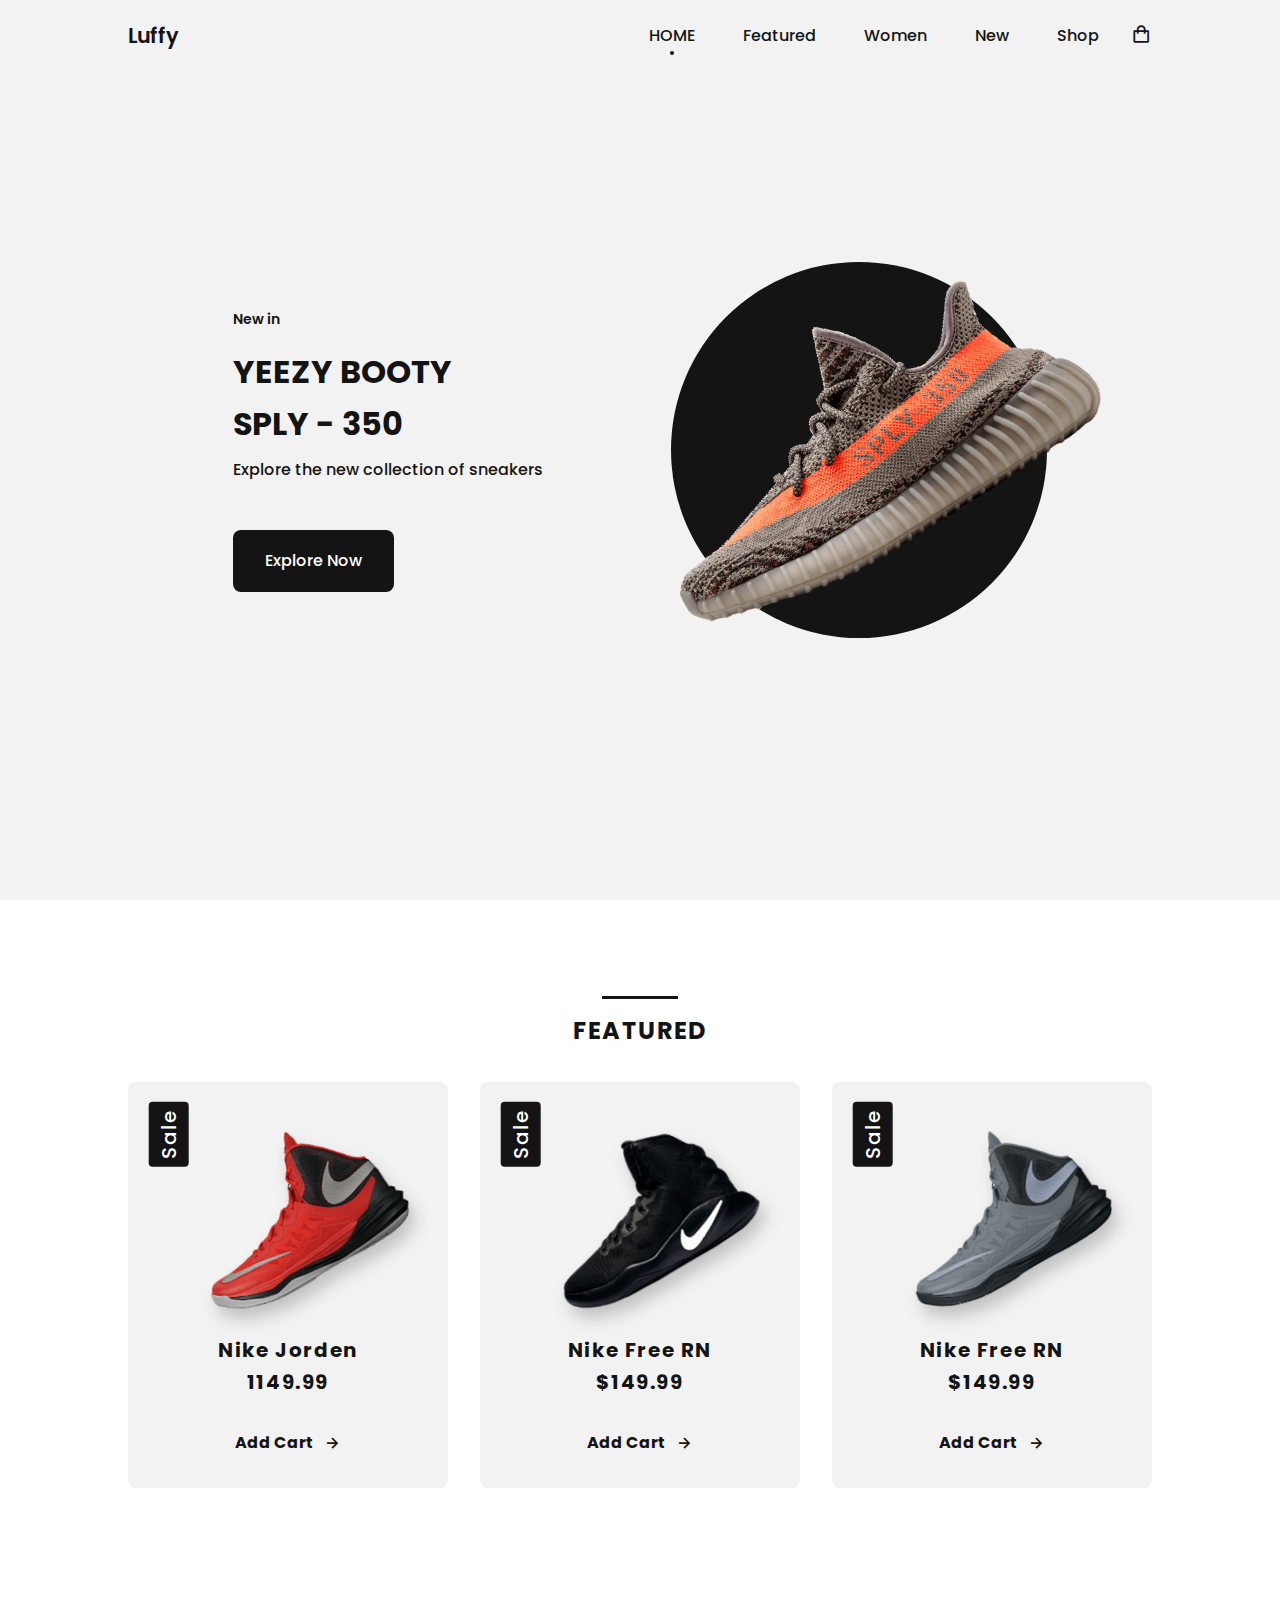
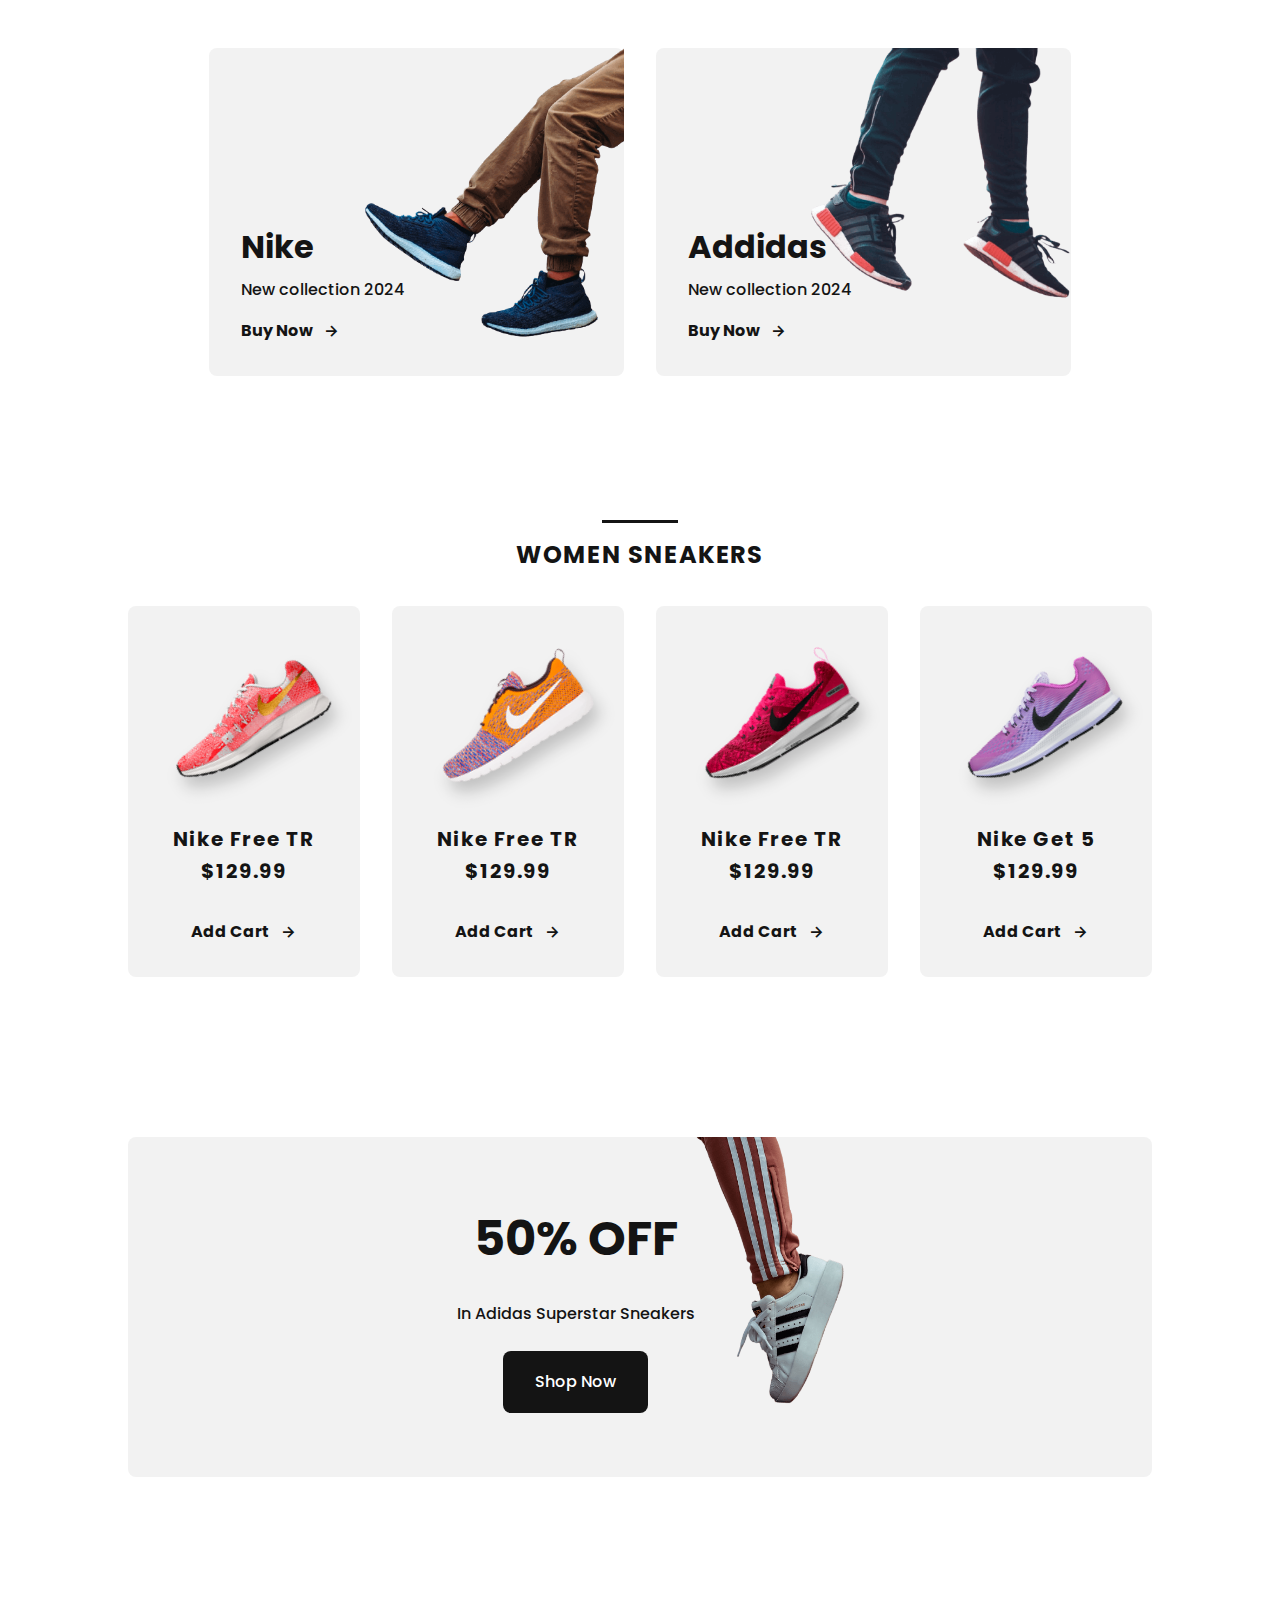
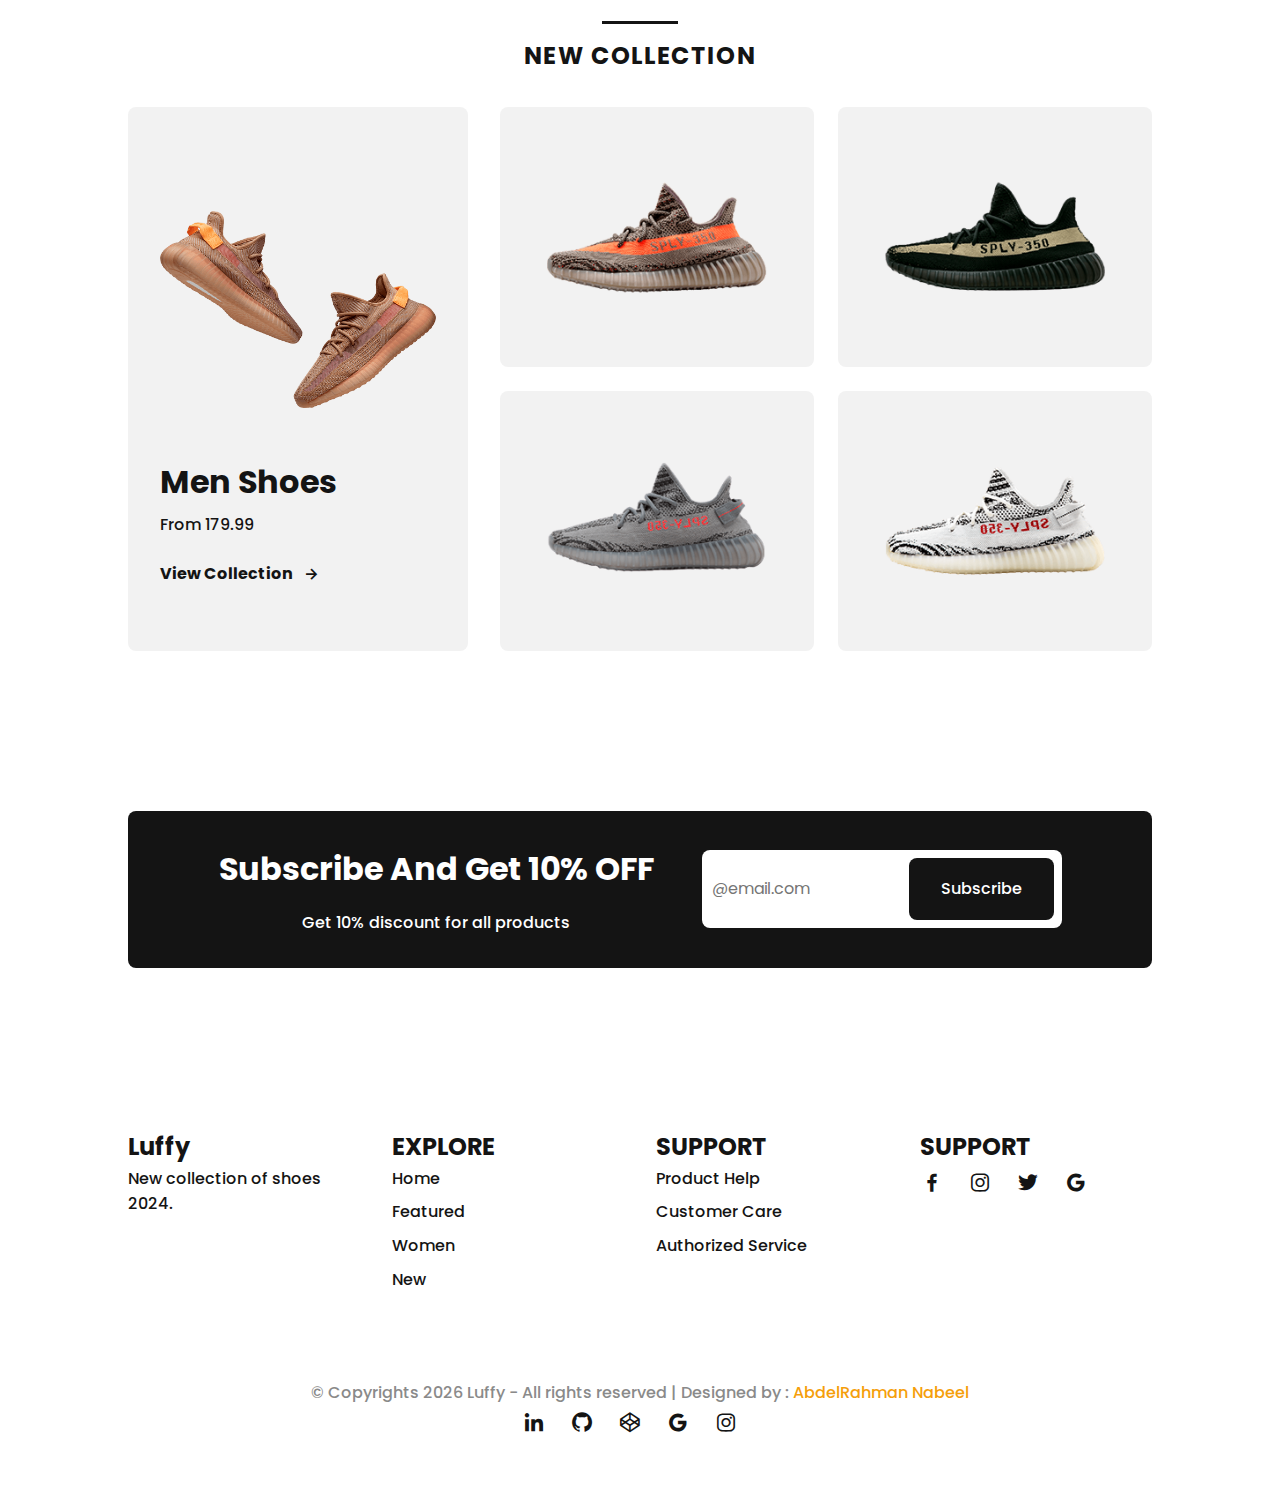
<file: index.html>
<!DOCTYPE html>
<html lang="en">
  <head>
    <meta charset="UTF-8" />
    <meta name="viewport" content="width=device-width, initial-scale=1.0" />
    <!--==================== Project Title ====================-->
    <title>Luffy | Ecommerce Website Sneakers</title>
    <!--==================== Tab icon  ====================-->
    <link
      rel="Icon"
      href="assets/images/abdelRahmanNabeelLogo.png"
      title="AbdelRahman Nabeel"
    />
    <!--==================== Render All Elements Normally ====================-->
    <link rel="stylesheet" href="assets/css/normalize.css" />
    <!--====================  Font Awesome Library ====================-->
    <link rel="stylesheet" href="assets/css/all.min.css" />
    <!--==================== Boxicons CSS ====================-->
    <link
      href="https://unpkg.com/boxicons@2.1.4/css/boxicons.min.css"
      rel="stylesheet"
    />
    <!--==================== Main Template css File ====================-->
    <link rel="stylesheet" href="assets/css/main.css" />
  </head>
  <body>
    <!--===== HEADER =====-->
    <header class="l-header" id="header">
      <nav class="nav bd-grid">
        <div class="nav__toggle" id="nav-toggle">
          <i class="bx bxs-grid"></i>
        </div>
        <a href="#" class="nav__logo">Luffy</a>
        <div class="nav__menu" id="nav-menu">
          <ul class="nav__list">
            <li class="nav__item">
              <a href="#home" class="nav__link active">HOME</a>
            </li>
            <li class="nav__item">
              <a href="#featured" class="nav__link">Featured</a>
            </li>
            <li class="nav__item">
              <a href="#women" class="nav__link">Women</a>
            </li>
            <li class="nav__item"><a href="#new" class="nav__link">New</a></li>
            <li class="nav__item">
              <a href="/shop.html" class="nav__link">Shop</a>
            </li>
          </ul>
        </div>
        <div class="nav__shop">
          <i class="bx bx-shopping-bag"></i>
        </div>
      </nav>
    </header>
    <main class="l-main">
      <!--===== HOME =====-->
      <section class="home" id="home">
        <div class="home__container bd-grid">
          <div class="home__sneaker">
            <div class="home__shape"></div>
            <img src="assets/images/imghome.png" alt="" class="home__img" />
          </div>
          <div class="home__data">
            <span class="home__new">New in</span>
            <h1 class="home__title">
              YEEZY BOOTY <br />
              SPLY - 350
            </h1>
            <p class="home__description">
              Explore the new collection of sneakers
            </p>
            <a href="#" class="button">Explore Now</a>
          </div>
        </div>
      </section>
      <!--===== FEATURED =====-->
      <section class="featured section" id="featured">
        <h2 class="section-title">FEATURED</h2>

        <div class="featured__container bd-grid">
          <article class="sneaker">
            <div class="sneaker__sale">Sale</div>
            <img
              src="assets/images/featured1.png"
              alt=""
              class="sneaker__img"
            />
            <span class="sneaker__name">Nike Jorden</span>
            <span class="sneaker__price">1149.99</span
            ><a href="" class="button-light"
              >Add Cart<i class="bx bx-right-arrow-alt button-icon"></i
            ></a>
          </article>
          <article class="sneaker">
            <div class="sneaker__sale">Sale</div>
            <img
              src="assets/images/featured2.png"
              alt=""
              class="sneaker__img"
            />
            <span class="sneaker__name">Nike Free RN</span>
            <span class="sneaker__price">$149.99</span>
            <a href="" class="button-light"
              >Add Cart<i class="bx bx-right-arrow-alt button-icon"></i
            ></a>
          </article>
          <article class="sneaker">
            <div class="sneaker__sale">Sale</div>
            <img
              src="assets/images/featured3.png"
              alt=""
              class="sneaker__img"
            />
            <span class="sneaker__name">Nike Free RN</span>
            <span class="sneaker__price">$149.99</span
            ><a href="" class="button-light"
              >Add Cart<i class="bx bx-right-arrow-alt button-icon"></i
            ></a>
          </article>
        </div>
      </section>
      <!--===== COLLECTION =====-->
      <section class="collection section">
        <div class="collection__container bd-grid">
          <div class="collection__card">
            <div class="collection__data">
              <h3 class="collection__name">Nike</h3>
              <p class="collection__description">New collection 2024</p>
              <a href="" class="button-light"
                >Buy Now <i class="bx bx-right-arrow-alt button-icon"></i
              ></a>
            </div>
            <img
              src="assets/images/collection1.png"
              alt=""
              class="collection__img"
            />
          </div>
          <div class="collection__card">
            <div class="collection__data">
              <h3 class="collection__name">Addidas</h3>
              <p class="collection__description">New collection 2024</p>
              <a href="" class="button-light"
                >Buy Now <i class="bx bx-right-arrow-alt button-icon"></i
              ></a>
            </div>
            <img
              src="assets/images/collection2.png"
              alt=""
              class="collection__img"
            />
          </div>
        </div>
      </section>
      <!--===== WOMEN SNEAKERS =====-->
      <section class="women section" id="women">
        <h2 class="section-title">WOMEN SNEAKERS</h2>
        <div class="women__container bd-grid">
          <article class="sneaker">
            <img src="assets/images/women1.png" alt="" class="sneaker__img" />
            <span class="sneaker__name">Nike Free TR</span>
            <span class="sneaker__price">$129.99</span
            ><a href="" class="button-light"
              >Add Cart<i class="bx bx-right-arrow-alt button-icon"></i
            ></a>
          </article>
          <article class="sneaker">
            <img src="assets/images/women2.png" alt="" class="sneaker__img" />
            <span class="sneaker__name">Nike Free TR</span>
            <span class="sneaker__price">$129.99</span>
            <a href="" class="button-light"
              >Add Cart<i class="bx bx-right-arrow-alt button-icon"></i
            ></a>
          </article>
          <article class="sneaker">
            <img src="assets/images/women3.png" alt="" class="sneaker__img" />
            <span class="sneaker__name">Nike Free TR</span>
            <span class="sneaker__price">$129.99</span>
            <a href="" class="button-light"
              >Add Cart<i class="bx bx-right-arrow-alt button-icon"></i
            ></a>
          </article>
          <article class="sneaker">
            <img src="assets/images/women4.png" alt="" class="sneaker__img" />
            <span class="sneaker__name">Nike Get 5</span>
            <span class="sneaker__price">$129.99</span>
            <a href="" class="button-light"
              >Add Cart<i class="bx bx-right-arrow-alt button-icon"></i
            ></a>
          </article>
        </div>
      </section>
      <!--===== OFFER =====-->
      <section class="offer section">
        <div class="offer__container bd-grid">
          <div class="offer__data">
            <h3 class="offer__title">50% OFF</h3>
            <p class="offer__description">In Adidas Superstar Sneakers</p>
            <a href="#" class="button">Shop Now</a>
          </div>
          <img src="assets/images/offert.png" alt="" class="offer__img" />
        </div>
      </section>
      <!--===== NEW COLLECTION =====-->
      <section class="new section" id="new">
        <h2 class="section-title">NEW COLLECTION</h2>

        <div class="new__container bd-grid">
          <div class="new__mens">
            <img src="assets/images/new1.png" alt="" class="new__mens-img" />
            <h3 class="new__title">Men Shoes</h3>
            <span class="new__price">From 179.99</span>
            <a href="" class="button-light"
              >View Collection <i class="bx bx-right-arrow-alt button-icon"></i
            ></a>
          </div>
          <div class="new__sneaker">
            <div class="new__sneaker-card">
              <img
                src="assets/images/new2.png"
                alt=""
                class="new__sneaker-img"
              />
              <div class="new__sneaker-overlay">
                <a href="#" class="button">Add to cart</a>
              </div>
            </div>
            <div class="new__sneaker-card">
              <img
                src="assets/images/new3.png"
                alt=""
                class="new__sneaker-img"
              />
              <div class="new__sneaker-overlay">
                <a href="#" class="button">Add to cart</a>
              </div>
            </div>
            <div class="new__sneaker-card">
              <img
                src="assets/images/new4.png"
                alt=""
                class="new__sneaker-img"
              />
              <div class="new__sneaker-overlay">
                <a href="#" class="button">Add to cart</a>
              </div>
            </div>
            <div class="new__sneaker-card">
              <img
                src="assets/images/new5.png"
                alt=""
                class="new__sneaker-img"
              />
              <div class="new__sneaker-overlay">
                <a href="#" class="button">Add to cart</a>
              </div>
            </div>
          </div>
        </div>
      </section>
      <!--===== NEWSLETTER =====-->
      <section class="newsletter section">
        <div class="newsletter__container bd-grid">
          <div class="">
            <h3 class="newsletter__title">Subscribe And Get 10% OFF</h3>
            <p class="newsletter__description">
              Get 10% discount for all products
            </p>
          </div>
          <form action="" class="newsletter__subscribe">
            <input
              type="text"
              name=""
              id=""
              placeholder="@email.com"
              class="newsletter__input"
            />
            <a href="#" class="button">Subscribe</a>
          </form>
        </div>
      </section>
    </main>

    <!--===== FOOTER =====-->
    <footer class="footer section">
      <div class="footer__container bd-grid">
        <div class="footer__box">
          <h3 class="footer__title">Luffy</h3>
          <p class="footer__description">New collection of shoes 2024.</p>
        </div>
        <div class="footer__box">
          <h3 class="footer__title">EXPLORE</h3>
          <ul>
            <li><a href="#home" class="footer__link">Home</a></li>
            <li><a href="#featured" class="footer__link">Featured</a></li>
            <li><a href="#women" class="footer__link">Women</a></li>
            <li><a href="#new" class="footer__link">New</a></li>
          </ul>
        </div>
        <div class="footer__box">
          <h3 class="footer__title">SUPPORT</h3>
          <ul>
            <li><a href="#" class="footer__link">Product Help</a></li>
            <li><a href="#" class="footer__link">Customer Care</a></li>
            <li>
              <a href="#" class="footer__link">Authorized Service</a>
            </li>
          </ul>
        </div>
        <div class="footer__box">
          <h3 class="footer__title">SUPPORT</h3>
          <a href="" class="footer__social"><i class="bx bxl-facebook"></i></a>
          <a href="" class="footer__social"><i class="bx bxl-instagram"></i></a>
          <a href="" class="footer__social"><i class="bx bxl-twitter"></i></a>
          <a href="" class="footer__social"><i class="bx bxl-google"></i></a>
        </div>
      </div>
      <div class="footer__container-copy">
        <div class="footer__copy">
          <div class="">
            <span id="current-year"></span>
            <span>
              Luffy - All rights reserved | Designed by :
              <span class="copy__developer">AbdelRahman Nabeel</span>
            </span>
          </div>
          <div class="copy__social">
            <a
              href="https://www.linkedin.com/in/abdelrahman-nabeel/"
              target="_blank"
              title="linkedin"
              class="footer__social"
              ><i class="bx bxl-linkedin"></i
            ></a>
            <a
              href="https://github.com/abdelrahmannabeel"
              target="_blank"
              title="github"
              class="footer__social"
              ><i class="bx bxl-github"></i
            ></a>
            <a
              href="https://codepen.io/Abdelrahman-nabeel"
              target="_blank"
              title="codepen"
              class="footer__social"
              ><i class="bx bxl-codepen"></i
            ></a>
            <a
              href="mailto: abdelrahmannabeelkassar@gmail.com"
              target="_blank"
              title="Gmail"
              class="footer__social"
              ><i class="bx bxl-google"></i
            ></a>
            <a
              href="https://www.instagram.com/rahman.ksr/"
              target="_blank"
              title="instagram"
              class="footer__social"
              ><i class="bx bxl-instagram"></i
            ></a>
          </div>
        </div>
      </div>
    </footer>
    <!--===== MAIN JS =====-->
    <script src="assets/js/main.js"></script>
  </body>
</html>
</file>
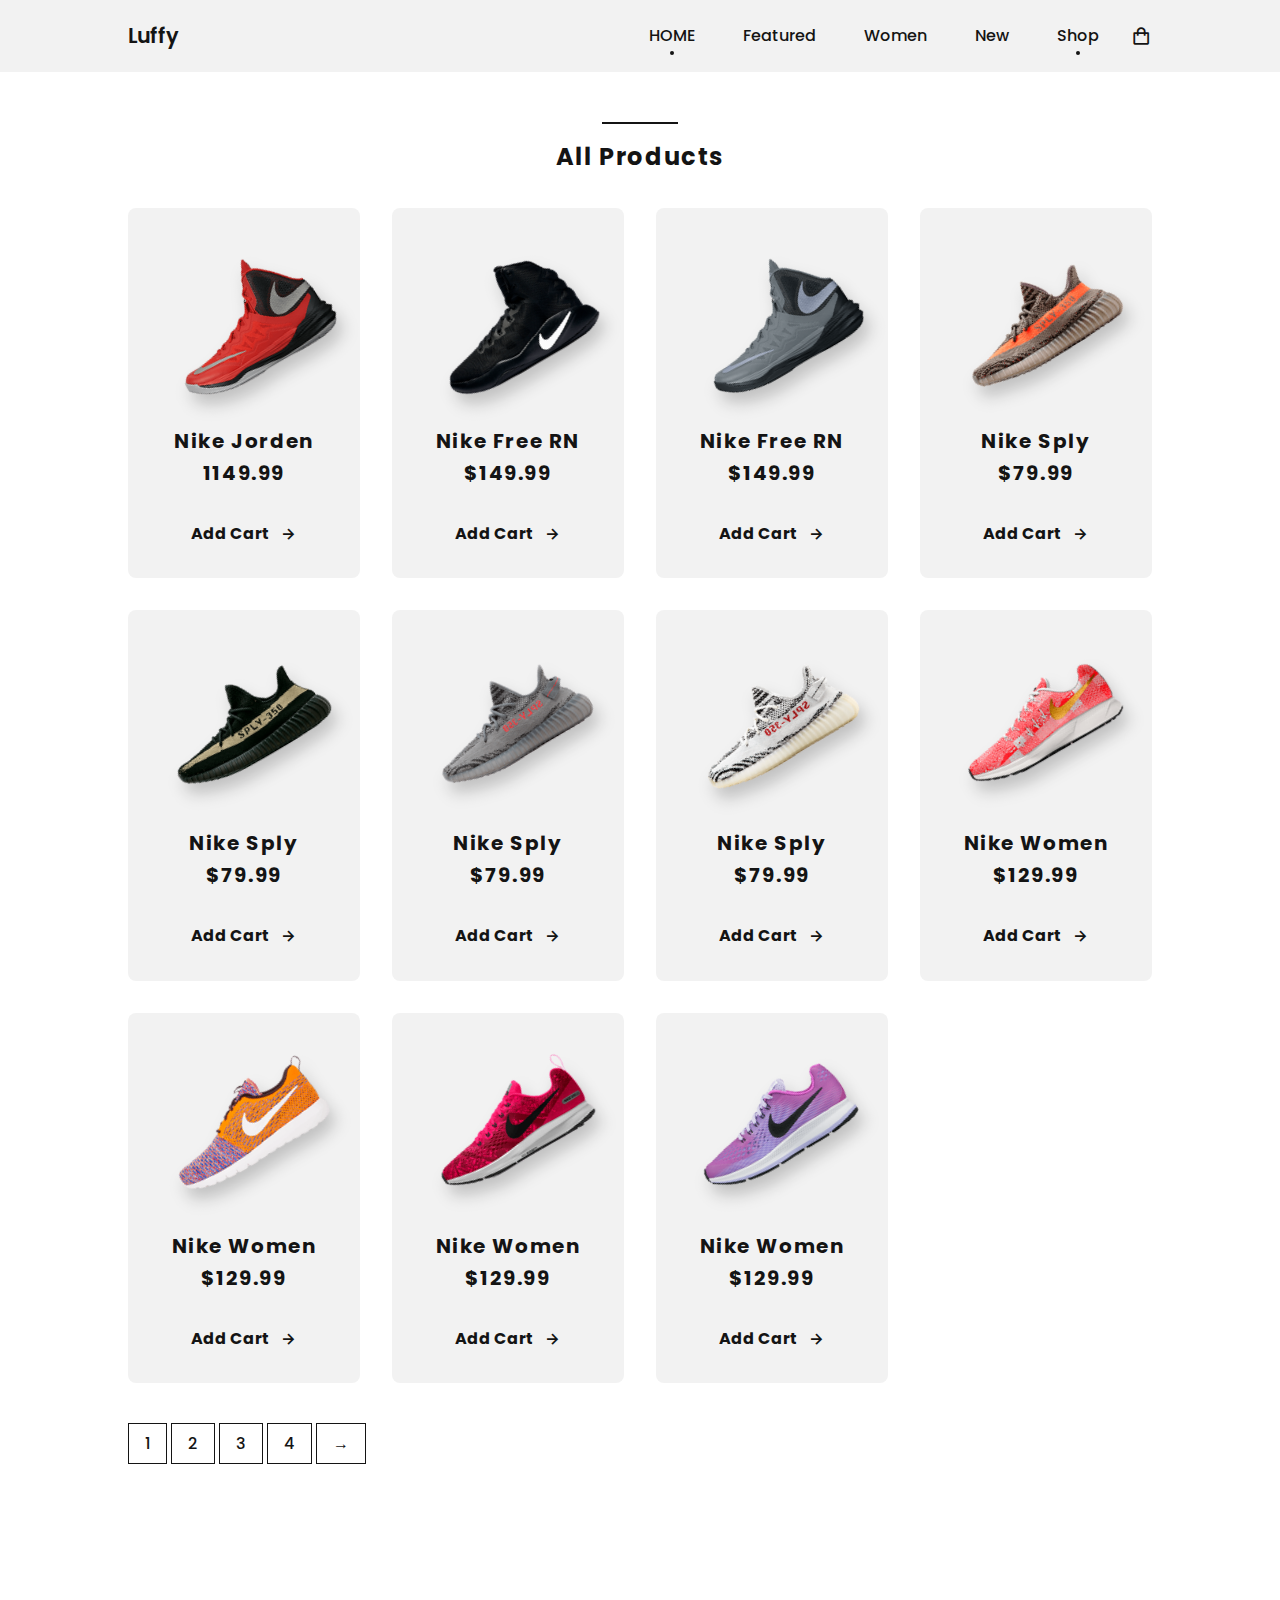
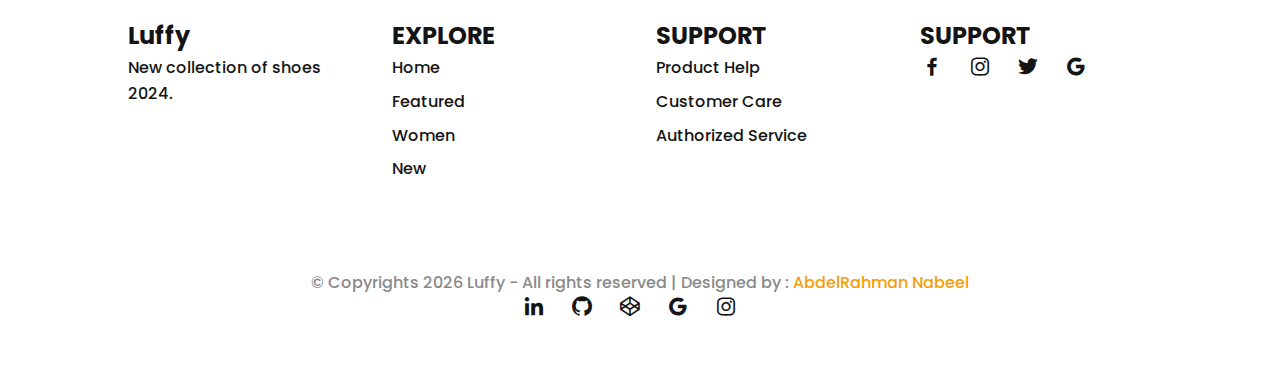
<file: shop.html>
/index.html<!DOCTYPE html>
<html lang="en">
  <head>
    <meta charset="UTF-8" />
    <meta name="viewport" content="width=device-width, initial-scale=1.0" />
    <!--==================== Project Title ====================-->
    <title>Luffy | Ecommerce Website Sneakers</title>
    <!--==================== Tab icon  ====================-->
    <link
      rel="Icon"
      href="assets/images/abdelRahmanNabeelLogo.png"
      title="AbdelRahman Nabeel"
    />
    <!--==================== Render All Elements Normally ====================-->
    <link rel="stylesheet" href="assets/css/normalize.css" />
    <!--====================  Font Awesome Library ====================-->
    <link rel="stylesheet" href="assets/css/all.min.css" />
    <!--==================== Boxicons CSS ====================-->
    <link
      href="https://unpkg.com/boxicons@2.1.4/css/boxicons.min.css"
      rel="stylesheet"
    />
    <!--==================== Main Template css File ====================-->
    <link rel="stylesheet" href="assets/css/main.css" />
    <title>Responsive Ecommerce Website Sneakers</title>
  </head>
  <body>
    <!--===== HEADER =====-->
    <header class="l-header" id="header">
      <nav class="nav bd-grid">
        <div class="nav__toggle" id="nav-toggle">
          <i class="bx bxs-grid"></i>
        </div>
        <a href="#" class="nav__logo">Luffy</a>
        <div class="nav__menu" id="nav-menu">
          <ul class="nav__list">
            <li class="nav__item">
              <a href="/index.html" class="nav__link active">HOME</a>
            </li>
            <li class="nav__item">
              <a href="/index.html#featured" class="nav__link">Featured</a>
            </li>
            <li class="nav__item">
              <a href="/index.html#women" class="nav__link">Women</a>
            </li>
            <li class="nav__item">
              <a href="/index.html#new" class="nav__link">New</a>
            </li>
            <li class="nav__item">
              <a href="#shop" class="nav__link active">Shop</a>
            </li>
          </ul>
        </div>
        <div class="nav__shop">
          <i class="bx bx-shopping-bag"></i>
        </div>
      </nav>
    </header>

    <main class="l-main">
      <section class="featured section" id="shop">
        <h2 class="section-title">All Products</h2>

        <div class="featured__container bd-grid">
          <article class="sneaker">
            <img
              src="assets/images/featured1.png"
              alt=""
              class="sneaker__img"
            />
            <span class="sneaker__name">Nike Jorden</span>
            <span class="sneaker__price">1149.99</span
            ><a href="" class="button-light"
              >Add Cart<i class="bx bx-right-arrow-alt button-icon"></i
            ></a>
          </article>
          <article class="sneaker">
            <img
              src="assets/images/featured2.png"
              alt=""
              class="sneaker__img"
            />
            <span class="sneaker__name">Nike Free RN</span>
            <span class="sneaker__price">$149.99</span>
            <a href="" class="button-light"
              >Add Cart<i class="bx bx-right-arrow-alt button-icon"></i
            ></a>
          </article>
          <article class="sneaker">
            <img
              src="assets/images/featured3.png"
              alt=""
              class="sneaker__img"
            />
            <span class="sneaker__name">Nike Free RN</span>
            <span class="sneaker__price">$149.99</span
            ><a href="" class="button-light"
              >Add Cart<i class="bx bx-right-arrow-alt button-icon"></i
            ></a>
          </article>
          <article class="sneaker">
            <img src="assets/images/new2.png" alt="" class="sneaker__img" />
            <span class="sneaker__name">Nike Sply</span>
            <span class="sneaker__price">$79.99</span
            ><a href="" class="button-light"
              >Add Cart<i class="bx bx-right-arrow-alt button-icon"></i
            ></a>
          </article>

          <article class="sneaker">
            <img src="assets/images/new3.png" alt="" class="sneaker__img" />
            <span class="sneaker__name">Nike Sply</span>
            <span class="sneaker__price">$79.99</span
            ><a href="" class="button-light"
              >Add Cart<i class="bx bx-right-arrow-alt button-icon"></i
            ></a>
          </article>

          <article class="sneaker">
            <img src="assets/images/new4.png" alt="" class="sneaker__img" />
            <span class="sneaker__name">Nike Sply</span>
            <span class="sneaker__price">$79.99</span
            ><a href="" class="button-light"
              >Add Cart<i class="bx bx-right-arrow-alt button-icon"></i
            ></a>
          </article>

          <article class="sneaker">
            <img src="assets/images/new5.png" alt="" class="sneaker__img" />
            <span class="sneaker__name">Nike Sply</span>
            <span class="sneaker__price">$79.99</span
            ><a href="" class="button-light"
              >Add Cart<i class="bx bx-right-arrow-alt button-icon"></i
            ></a>
          </article>

          <article class="sneaker">
            <img src="assets/images/women1.png" alt="" class="sneaker__img" />
            <span class="sneaker__name">Nike Women</span>
            <span class="sneaker__price">$129.99</span
            ><a href="" class="button-light"
              >Add Cart<i class="bx bx-right-arrow-alt button-icon"></i
            ></a>
          </article>

          <article class="sneaker">
            <img src="assets/images/women2.png" alt="" class="sneaker__img" />
            <span class="sneaker__name">Nike Women</span>
            <span class="sneaker__price">$129.99</span
            ><a href="" class="button-light"
              >Add Cart<i class="bx bx-right-arrow-alt button-icon"></i
            ></a>
          </article>

          <article class="sneaker">
            <img src="assets/images/women3.png" alt="" class="sneaker__img" />
            <span class="sneaker__name">Nike Women</span>
            <span class="sneaker__price">$129.99</span
            ><a href="" class="button-light"
              >Add Cart<i class="bx bx-right-arrow-alt button-icon"></i
            ></a>
          </article>

          <article class="sneaker">
            <img src="assets/images/women4.png" alt="" class="sneaker__img" />
            <span class="sneaker__name">Nike Women</span>
            <span class="sneaker__price">$129.99</span
            ><a href="" class="button-light"
              >Add Cart<i class="bx bx-right-arrow-alt button-icon"></i
            ></a>
          </article>
        </div>
        <div class="sneaker__pages bd-grid">
          <div class="">
            <span class="sneaker__pag">1</span>
            <span class="sneaker__pag">2</span>
            <span class="sneaker__pag">3</span>
            <span class="sneaker__pag">4</span>
            <span class="sneaker__pag">&#8594;</span>
          </div>
        </div>
      </section>
    </main>

    <!--===== FOOTER =====-->
    <footer class="footer section">
      <div class="footer__container bd-grid">
        <div class="footer__box">
          <h3 class="footer__title">Luffy</h3>
          <p class="footer__description">New collection of shoes 2024.</p>
        </div>
        <div class="footer__box">
          <h3 class="footer__title">EXPLORE</h3>
          <ul>
            <li><a href="#home" class="footer__link">Home</a></li>
            <li><a href="#featured" class="footer__link">Featured</a></li>
            <li><a href="#women" class="footer__link">Women</a></li>
            <li><a href="#new" class="footer__link">New</a></li>
          </ul>
        </div>
        <div class="footer__box">
          <h3 class="footer__title">SUPPORT</h3>
          <ul>
            <li><a href="#" class="footer__link">Product Help</a></li>
            <li><a href="#" class="footer__link">Customer Care</a></li>
            <li>
              <a href="#" class="footer__link">Authorized Service</a>
            </li>
          </ul>
        </div>
        <div class="footer__box">
          <h3 class="footer__title">SUPPORT</h3>
          <a href="" class="footer__social"><i class="bx bxl-facebook"></i></a>
          <a href="" class="footer__social"><i class="bx bxl-instagram"></i></a>
          <a href="" class="footer__social"><i class="bx bxl-twitter"></i></a>
          <a href="" class="footer__social"><i class="bx bxl-google"></i></a>
        </div>
      </div>
      <div class="footer__container-copy">
        <div class="footer__copy">
          <div class="">
            <span id="current-year"></span>
            <span>
              Luffy - All rights reserved | Designed by :
              <span class="copy__developer">AbdelRahman Nabeel</span>
            </span>
          </div>
          <div class="copy__social">
            <a
              href="https://www.linkedin.com/in/abdelrahman-nabeel/"
              target="_blank"
              title="linkedin"
              class="footer__social"
              ><i class="bx bxl-linkedin"></i
            ></a>
            <a
              href="https://github.com/abdelrahmannabeel"
              target="_blank"
              title="github"
              class="footer__social"
              ><i class="bx bxl-github"></i
            ></a>
            <a
              href="https://codepen.io/Abdelrahman-nabeel"
              target="_blank"
              title="codepen"
              class="footer__social"
              ><i class="bx bxl-codepen"></i
            ></a>
            <a
              href="mailto: abdelrahmannabeelkassar@gmail.com"
              target="_blank"
              title="Gmail"
              class="footer__social"
              ><i class="bx bxl-google"></i
            ></a>
            <a
              href="https://www.instagram.com/rahman.ksr/"
              target="_blank"
              title="instagram"
              class="footer__social"
              ><i class="bx bxl-instagram"></i
            ></a>
          </div>
        </div>
      </div>
    </footer>
    <!--===== MAIN JS =====-->
    <script src="assets/js/main.js"></script>
  </body>
</html>
</file>
<file: assets/css/main.css>
/*===== GOOGLE FONTS =====*/
@import url("https://fonts.googleapis.com/css2?family=Poppins:wght@400;500;600;700&display=swap");
/*===== VARIABLES CSS =====*/
:root {
  --header-height: 3rem;

  /*===== Font weight =====*/
  --font-medium: 500;
  --font--semi-bold: 600;
  --font-bold: 700;

  /*===== Colores =====*/
  --dark-color: #141414;
  --dark-color-light: #8a8a8a;
  --dark-color-lighten: #f2f2f2;
  --white-color: #fff;

  /*===== Font and typography =====*/
  --body-font: "Poppins", sans-serif;
  --big-font-size: 1.25rem;
  --bigger-font-size: 1.5rem;
  --biggest-font-size: 2rem;
  --h2-font-size: 1.25rem;
  --normal-font-size: 0.938rem;
  --smaller-font-size: 0.813rem;

  /*===== Margenes =====*/
  --mb-1: 0.5rem;
  --mb-2: 1rem;
  --mb-3: 1.5rem;
  --mb-4: 2rem;
  --mb-5: 2.5rem;
  --mb-6: 3rem;

  /*===== z index =====*/
  --z-fixed: 100;

  /*===== Rotate img =====*/
  --rotate-img: rotate(-30deg);
}

@media screen and (min-width: 768px) {
  :root {
    --big-font-size: 1.5rem;
    --bigger-font-size: 2rem;
    --biggest-font-size: 3rem;
    --normal-font-size: 1rem;
    --smaller-font-size: 0.875rem;
  }
}
/*===== BASE =====*/
*,
::after,
::before {
  box-sizing: border-box;
}
html {
  scroll-behavior: smooth;
}
body {
  margin: var(--header-height) 0 0 0;
  font-family: var(--body-font);
  font-size: var(--normal-font-size);
  font-weight: var(--font-medium);
  color: var(--dark-color);
  line-height: 1.6;
}
h1,
h2,
h3,
p,
ul {
  margin: 0;
}
ul {
  padding: 0;
  list-style: none;
}
a {
  text-decoration: none;
  color: var(--dark-color);
}
img {
  max-width: 100%;
  height: auto;
  display: block;
}
/*===== CLASS CSS ===== */
.section {
  padding: 5rem 0 2rem;
}
.section-title {
  position: relative;
  font-size: var(--big-font-size);
  margin-bottom: var(--mb-4);
  text-align: center;
  letter-spacing: 0.1rem;
}
.section-title::after {
  content: "";
  position: absolute;
  width: 56px;
  height: 0.18rem;
  top: -1rem;
  left: 0;
  right: 0;
  margin: auto;
  background-color: var(--dark-color);
}
/*===== LAYOUT =====*/
.bd-grid {
  max-width: 1024px;
  display: grid;
  grid-template-columns: 100%;
  column-gap: 2rem;
  width: calc(100% - 2rem);
  margin-left: var(--mb-2);
  margin-right: var(--mb-2);
}
.l-header {
  width: 100%;
  position: fixed;
  top: 0;
  left: 0;
  z-index: var(--z-fixed);
  background-color: var(--dark-color-lighten);
}
/*===== NAV =====*/
.nav {
  height: var(--header-height);
  display: flex;
  justify-content: space-between;
  align-items: center;
}
@media screen and (max-width: 768px) {
  .nav__menu {
    position: fixed;
    top: var(--header-height);
    left: -100%;
    width: 70%;
    height: 100vh;
    padding: 2rem;
    background-color: var(--white-color);
    transition: 0.5s;
    -webkit-transition: 0.5s;
    -moz-transition: 0.5s;
    -ms-transition: 0.5s;
    -o-transition: 0.5s;
  }
}
.nav__item {
  margin-bottom: var(--mb-4);
}
.nav__logo {
  font-weight: var(--font--semi-bold);
}
.nav__logo,
.nav__shop {
  font-size: 1.3rem;
  cursor: pointer;
}
/*Show menu*/
.show {
  left: 0;
}
/*Active link*/
.active {
  position: relative;
}
.active::before {
  content: "";
  position: absolute;
  bottom: -0.5rem;
  left: 45%;
  width: 4px;
  height: 4px;
  background-color: var(--dark-color);
  border-radius: 50%;
  -webkit-border-radius: 50%;
  -moz-border-radius: 50%;
  -ms-border-radius: 50%;
  -o-border-radius: 50%;
}
/*Change color header*/
.scroll-header {
  background-color: var(--white-color);
  box-shadow: 0 2px 4px rgba(0, 0, 0, 0.1);
}
/*===== HOME =====*/
.home {
  background-color: var(--dark-color-lighten);
  overflow: hidden;
}
.home__container {
  height: calc(100vh - var(--header-height));
}
.home__sneaker {
  position: relative;
  display: flex;
  justify-content: center;
  align-self: center;
}
.home__shape {
  width: 220px;
  height: 220px;
  background-color: var(--dark-color);
  border-radius: 50%;
  -webkit-border-radius: 50%;
  -moz-border-radius: 50%;
  -ms-border-radius: 50%;
  -o-border-radius: 50%;
}
.home__img {
  position: absolute;
  top: 1.5rem;
  max-width: initial;
  width: 275px;
  transform: var(--rotate-img);
  -webkit-transform: var(--rotate-img);
  -moz-transform: var(--rotate-img);
  -ms-transform: var(--rotate-img);
  -o-transform: var(--rotate-img);
}
.home__new {
  display: block;
  font-size: var(--smaller-font-size);
  font-weight: var(--font--semi-bold);
  margin-bottom: var(--mb-2);
}
.home__title {
  font-size: var(--bigger-font-size);
  margin-bottom: var(--mb-1);
}
.home__description {
  margin-bottom: var(--mb-6);
}
/*BUTTONS*/
.button {
  display: inline-block;
  background-color: var(--dark-color);
  color: var(--white-color);
  padding: 1.125rem 2rem;
  font-weight: var(--font-medium);
  border-radius: 0.5rem;
  -webkit-border-radius: 0.5rem;
  -moz-border-radius: 0.5rem;
  -ms-border-radius: 0.5rem;
  -o-border-radius: 0.5rem;
  transition: 0.3s;
  -webkit-transition: 0.3s;
  -moz-transition: 0.3s;
  -ms-transition: 0.3s;
  -o-transition: 0.3s;
}
.button:hover {
  transform: translateY(-0.25rem);
  -webkit-transform: translateY(-0.25rem);
  -moz-transform: translateY(-0.25rem);
  -ms-transform: translateY(-0.25rem);
  -o-transform: translateY(-0.25rem);
}
.button-light {
  display: inline-flex;
  color: var(--dark-color);
  font-weight: var(--font-bold);
  align-items: center;
}
.button-icon {
  font-size: 1.25rem;
  margin-left: var(--mb-1);
  transition: 0.3s;
  -webkit-transition: 0.3s;
  -moz-transition: 0.3s;
  -ms-transition: 0.3s;
  -o-transition: 0.3s;
}
.button-light:hover .button-icon {
  transform: translateX(0.25rem);
  -webkit-transform: translateX(0.25rem);
  -moz-transform: translateX(0.25rem);
  -ms-transform: translateX(0.25rem);
  -o-transform: translateX(0.25rem);
}
/*===== FEATURED =====*/
.featured__container {
  row-gap: 2rem;
  grid-template-columns: repeat(auto-fit, minmax(220px, 1fr));
}
.sneaker {
  position: relative;
  display: flex;
  flex-direction: column;
  align-items: center;
  background-color: var(--dark-color-lighten);
  padding: 2rem;
  border-radius: 0.5rem;
  -webkit-border-radius: 0.5rem;
  -moz-border-radius: 0.5rem;
  -ms-border-radius: 0.5rem;
  -o-border-radius: 0.5rem;
  transition: 0.3s;
  -webkit-transition: 0.3s;
  -moz-transition: 0.3s;
  -ms-transition: 0.3s;
  -o-transition: 0.3s;
}
.sneaker__sale {
  position: absolute;
  left: 0.5rem;
  background-color: var(--dark-color);
  color: var(--white-color);
  padding: 0.25rem 0.5rem;
  font-size: var(--h2-font-size);
  letter-spacing: 0.1rem;
  border-radius: 0.25rem;
  -webkit-border-radius: 0.25rem;
  -moz-border-radius: 0.25rem;
  -ms-border-radius: 0.25rem;
  -o-border-radius: 0.25rem;
  transform: rotate(-90deg);
  -webkit-transform: rotate(-90deg);
  -moz-transform: rotate(-90deg);
  -ms-transform: rotate(-90deg);
  -o-transform: rotate(-90deg);
}
.sneaker__img {
  width: 220px;
  margin-top: var(--mb-3);
  margin-bottom: var(--mb-6);
  transform: var(--rotate-img);
  filter: drop-shadow(0 12px 8px rgba(0, 0, 0, 0.2));
  -webkit-filter: drop-shadow(0 12px 8px rgba(0, 0, 0, 0.2));
  -webkit-transform: var(--rotate-img);
  -moz-transform: var(--rotate-img);
  -ms-transform: var(--rotate-img);
  -o-transform: var(--rotate-img);
}
.sneaker__name,
.sneaker__price {
  font-size: var(--h2-font-size);
  letter-spacing: 0.1rem;
  font-weight: var(--font-bold);
}
.sneaker__price {
  margin-bottom: var(--mb-4);
}
.sneaker:hover {
  transform: translateY(-0.5rem);
  -webkit-transform: translateY(-0.5rem);
  -moz-transform: translateY(-0.5rem);
  -ms-transform: translateY(-0.5rem);
  -o-transform: translateY(-0.5rem);
}
.sneaker__pages {
  margin-top: var(--mb-6);
}
.sneaker__pag {
  padding: 0.5rem 1rem;
  border: 1px solid var(--dark-color);
  user-select: none;
}
.sneaker__pag:hover {
  background-color: var(--dark-color);
  color: var(--white-color);
}
/*===== COLLECTION =====*/
.collection__container {
  row-gap: 2rem;
  justify-content: center;
}
.collection__card {
  position: relative;
  display: flex;
  height: 328px;
  background-color: var(--dark-color-lighten);
  padding: 2rem;
  border-radius: 0.5rem;
  -webkit-border-radius: 0.5rem;
  -moz-border-radius: 0.5rem;
  -ms-border-radius: 0.5rem;
  -o-border-radius: 0.5rem;
  transition: 0.3s;
  -webkit-transition: 0.3s;
  -moz-transition: 0.3s;
  -ms-transition: 0.3s;
  -o-transition: 0.3s;
}
.collection__card:hover {
  transform: translateY(-0.5rem);
  -webkit-transform: translateY(-0.5rem);
  -moz-transform: translateY(-0.5rem);
  -ms-transform: translateY(-0.5rem);
  -o-transform: translateY(-0.5rem);
}
.collection__data {
  align-self: flex-end;
}
.collection__img {
  position: absolute;
  top: 0;
  right: 0;
  width: 230px;
}
.collection__name {
  font-size: var(--bigger-font-size);
  margin-bottom: 0.25rem;
}
.collection__description {
  margin-bottom: var(--mb-2);
}
/*===== WOMEN SNEAKERS =====*/
.women__container {
  row-gap: 2rem;
  grid-template-columns: repeat(auto-fit, minmax(220px, 1fr));
}
/*===== OFFER =====*/
.offer__container {
  grid-template-columns: 55% 45%;
  column-gap: 0;
  background-color: var(--dark-color-lighten);
  justify-content: center;
  border-radius: 0.5rem;
  -webkit-border-radius: 0.5rem;
  -moz-border-radius: 0.5rem;
  -ms-border-radius: 0.5rem;
  -o-border-radius: 0.5rem;
}
.offer__data {
  padding: 4rem 0 4rem 1.5rem;
}
.offer__title {
  font-size: var(--biggest-font-size);
  margin-bottom: var(--mb-3);
}
.offer__description {
  margin-bottom: var(--mb-3);
}
.offer__img {
  width: 153px;
}
/*===== NEW COLLECTION  =====*/
.new__container {
  row-gap: 2rem;
}
.new__mens {
  display: flex;
  flex-direction: column;
  justify-content: center;
  background-color: var(--dark-color-lighten);
  padding: 2rem;
  border-radius: 0.5rem;
  -webkit-border-radius: 0.5rem;
  -moz-border-radius: 0.5rem;
  -ms-border-radius: 0.5rem;
  -o-border-radius: 0.5rem;
}
.new__mens-img {
  width: 276px;
  margin-bottom: var(--mb-3);
}
.new__title {
  font-size: var(--bigger-font-size);
  margin-bottom: 0.25rem;
}
.new__price {
  display: block;
  margin-bottom: var(--mb-3);
}
.new__sneaker {
  display: grid;
  gap: 1.5rem;
  grid-template-columns: repeat(auto-fit, minmax(220px, 1fr));
}
.new__sneaker-card {
  position: relative;
  padding: 3.5rem 1.5rem;
  background-color: var(--dark-color-lighten);
  overflow: hidden;
  display: flex;
  justify-content: center;
  border-radius: 0.5rem;
  -webkit-border-radius: 0.5rem;
  -moz-border-radius: 0.5rem;
  -ms-border-radius: 0.5rem;
  -o-border-radius: 0.5rem;
}
.new__sneaker-img {
  width: 220px;
}
.new__sneaker-overlay {
  position: absolute;
  left: 0;
  bottom: -100%;
  width: 100%;
  height: 100%;
  display: flex;
  justify-content: center;
  align-items: center;
  background-color: rgba(138, 138, 138, 0.3);
  transition: 0.3s;
  -webkit-transition: 0.3s;
  -moz-transition: 0.3s;
  -ms-transition: 0.3s;
  -o-transition: 0.3s;
}
.new__sneaker-card:hover .new__sneaker-overlay {
  bottom: 0;
}
/*===== NEWSLETTER =====*/
.newsletter__container {
  background-color: var(--dark-color);
  color: var(--white-color);
  padding: 2rem 2.5rem;
  text-align: center;
  border-radius: 0.5rem;
  -webkit-border-radius: 0.5rem;
  -moz-border-radius: 0.5rem;
  -ms-border-radius: 0.5rem;
  -o-border-radius: 0.5rem;
}
.newsletter__title {
  font-size: var(--bigger-font-size);
  margin-bottom: var(--mb-2);
}
.newsletter__description {
  margin-bottom: var(--mb-5);
}
.newsletter__subscribe {
  display: flex;
  column-gap: 0.5rem;
  background-color: var(--white-color);
  padding: 0.5rem;
  border-radius: 0.5rem;
  -webkit-border-radius: 0.5rem;
  -moz-border-radius: 0.5rem;
  -ms-border-radius: 0.5rem;
  -o-border-radius: 0.5rem;
}
.newsletter__input {
  outline: none;
  border: none;
  width: 90%;
  font-size: var(--normal-font-size);
}
.newsletter__input ::placeholder {
  color: var(--dark-color);
  font-family: var(--body-font);
  font-size: var(--normal-font-size);
  font-weight: var(--big-font-size);
}
/*===== FOOTER =====*/
.footer__container {
  grid-template-columns: repeat(auto-fit, minmax(220px, 1fr));
}
.footer__box {
  margin-bottom: var(--mb-4);
}
.footer__title {
  font-size: var(--big-font-size);
}
.footer__link {
  display: block;
  width: max-content;
  margin-bottom: var(--mb-1);
}
.footer__social {
  font-size: 1.5rem;
  margin-right: 1.25rem;
}
/* ===== COPY RIGHTS=====*/
.footer__container-copy {
  padding: 3rem 1.5rem 0;

  color: var(--dark-color-light);
  text-align: center;
}
.copy__developer {
  color: #f59e0b;
}
/* ===== MEDIA QUERIES =====*/
@media screen and (min-width: 576px) {
  .collection__container {
    grid-template-columns: 415px;
  }
  .collection__img {
    width: 260px;
  }
  .offer__container {
    grid-template-columns: max-content max-content;
  }
  .offer__data {
    text-align: center;
  }
  .new__mens {
    align-items: center;
  }
}
@media screen and (min-width: 768px) {
  body {
    margin: 0;
  }
  .section {
    padding: 7rem 0 3rem;
  }
  .section-title::after {
    width: 76px;
  }
  .nav {
    height: calc(var(--header-height) + 1.5rem);
  }
  .nav__menu {
    margin-left: auto;
  }
  .nav__list {
    display: flex;
  }
  .nav__item {
    margin-left: var(--mb-6);
    margin-bottom: 0;
  }
  .nav__toggle {
    display: none;
  }
  .home__container {
    height: 100vh;
    grid-template-columns: max-content max-content;
    justify-content: center;
    align-items: center;
  }
  .home__sneaker {
    order: 1;
  }
  .home__shape {
    width: 376px;
    height: 376px;
  }
  .home__img {
    width: 470px;
    top: 3.5rem;
    right: 0;
    left: -3rem;
  }
}
@media screen and (min-width: 1020px) {
  .newsletter__container {
    grid-template-columns: max-content max-content;
    justify-content: center;
    align-items: center;
    column-gap: 3rem;
  }
  .newsletter__description {
    margin-bottom: 0;
  }
  .newsletter__subscribe {
    width: 360px;
    height: max-content;
  }
}
@media screen and (min-width: 1024px) {
  .bd-grid {
    margin-left: auto;
    margin-right: auto;
  }
  .home__container {
    column-gap: 8rem;
  }
  .collection__container {
    grid-template-columns: repeat(2, 415px);
  }
  .new__container {
    grid-template-columns: max-content 1fr;
  }
  .new__mens {
    align-items: initial;
    justify-content: flex-end;
    padding: 4rem 2rem;
  }
  .new__mens-img {
    margin-bottom: var(--mb-6);
  }
}
</file>
